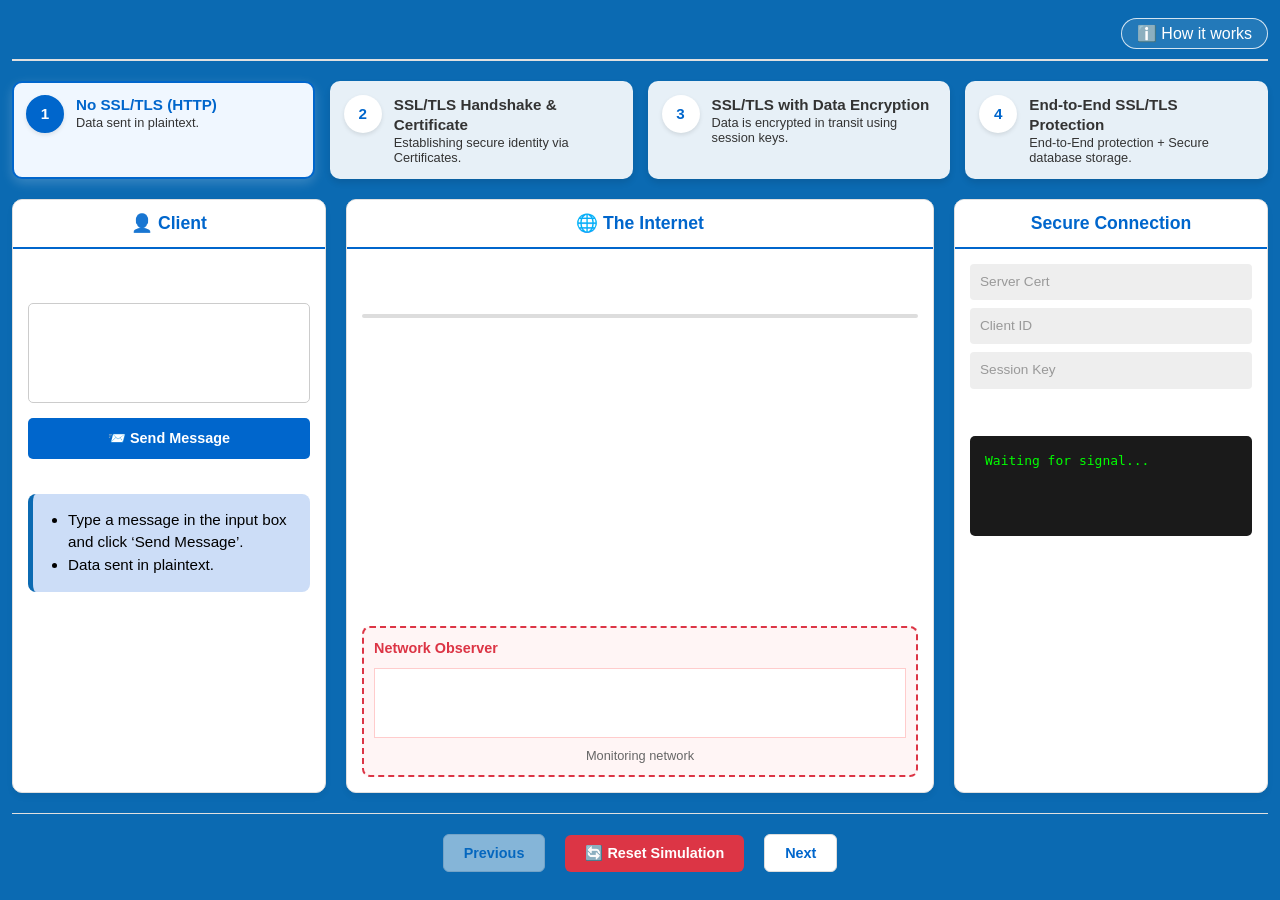
<file: simulation/index.html>
<!doctype html>
<html lang="en">
  <head>
    <meta charset="UTF-8" />
    <link rel="icon" type="image/svg+xml" href="/vite.svg" />
    <meta name="viewport" content="width=device-width, initial-scale=1.0" />
    <title>web</title>
    <script type="module" crossorigin src="js/index-Cacv9mTE.js"></script>
    <link rel="stylesheet" crossorigin href="css/index-BHRuZE4t.css" />
  </head>
  <body>
    <div id="root"></div>
  <script src="../assets/js/iframeResize.js"></script>
        
        </body>
</html>
</file>
<file: simulation/css/index-BHRuZE4t.css>
:root{font-family:system-ui,Avenir,Helvetica,Arial,sans-serif;line-height:1.5;font-weight:400;color-scheme:light dark;color:#ffffffde;background-color:#242424;font-synthesis:none;text-rendering:optimizeLegibility;-webkit-font-smoothing:antialiased;-moz-osx-font-smoothing:grayscale}a{font-weight:500;color:#646cff;text-decoration:inherit}a:hover{color:#535bf2}body{margin:0;display:flex;place-items:center;min-width:320px;min-height:100vh}h1{font-size:3.2em;line-height:1.1}button{border-radius:8px;border:1px solid transparent;padding:.6em 1.2em;font-size:1em;font-weight:500;font-family:inherit;background-color:#1a1a1a;cursor:pointer;transition:border-color .25s}button:hover{border-color:#646cff}button:focus,button:focus-visible{outline:4px auto -webkit-focus-ring-color}@media(prefers-color-scheme:light){:root{color:#213547;background-color:#fff}a:hover{color:#747bff}button{background-color:#f9f9f9}}:root{--primary: #0066cc;--success: #28a745;--danger: #dc3545;--bg: #c1cac7;--panel-bg: #ffffff;--border: #e0e0e0}*{box-sizing:border-box}body{margin:0;padding:0;font-family:-apple-system,BlinkMacSystemFont,Segoe UI,Roboto,sans-serif;background-color:#0b6ab2;color:#fff;height:100vh;display:flex;flex-direction:column}.app-container{display:flex;flex-direction:column;height:100vh;width:100vw;margin:0;padding:8px 12px;overflow:hidden}.top-bar{display:flex;justify-content:flex-end;align-items:center;padding:10px 0;border-bottom:2px solid var(--border)}.info-btn{background:#ffffff1a;border:1px solid rgba(255,255,255,.8);color:#fff;padding:5px 15px;border-radius:20px;cursor:pointer;transition:all .2s}.info-btn:hover{background:#fff3;border-color:#fff}.steps-nav{display:grid;grid-template-columns:repeat(4,1fr);gap:15px;margin:20px 0}.step-tab{background:var(--panel-bg);border:2px solid transparent;padding:10px;border-radius:8px;display:flex;gap:10px;cursor:pointer;transition:all .2s;box-shadow:0 2px 4px #0000000d}.step-tab:hover{border-color:#ddd;transform:translateY(-2px)}.step-tab{background:#ffffffe6;border:2px solid transparent;padding:12px;border-radius:10px;display:flex;gap:12px;cursor:pointer;transition:all .25s ease;box-shadow:0 4px 6px #0000001a}.step-tab.active{border-color:#fff;background:#fff;box-shadow:0 4px 12px #fff3}.step-tab.completed{border-color:#28a74580;background:#e8f5e9f2}.step-tab.completed .step-num{background:var(--success);color:#fff}.step-tab.completed strong{color:#1b5e20}.step-tab.completed small{color:#2e7d32}.step-num{width:38px;height:38px;border-radius:50%;background:#fff;color:var(--primary);font-weight:700;font-size:.95rem;display:flex;align-items:center;justify-content:center;flex-shrink:0;border:2px solid transparent;box-shadow:0 2px 4px #0000001a}.step-text{display:flex;flex-direction:column;font-size:.9rem}.step-text small{color:#777;font-size:.75rem;line-height:1.2}.step-text strong{font-size:.95rem;font-weight:600;line-height:1.3;color:#333}.step-text small{font-size:.8rem;color:#333}.step-tab.active{border-color:var(--primary);background:#f0f7ff}.step-tab.active .step-num{background:var(--primary);color:#fff;border-color:var(--primary)}.step-tab.active strong{color:var(--primary)}.simulation-stage{display:grid;grid-template-columns:25% 1fr 25%;gap:20px;flex:1;min-height:0;margin-bottom:20px}.panel{background:var(--panel-bg);border-radius:10px;box-shadow:0 4px 6px #0000000d;display:flex;flex-direction:column;overflow:hidden;border:1px solid var(--border);transition:all .3s}.middle-panel.expanded{flex:2}.panel-header{background:#fffffff2;padding:10px 15px;font-weight:700;border-bottom:2px solid var(--primary);text-align:center;color:var(--primary);font-size:1.1rem}.panel-body{padding:15px;flex:1;display:flex;flex-direction:column;gap:15px;overflow-y:auto}textarea{width:100%;height:100px;padding:10px;border:1px solid #ccc;border-radius:5px;resize:none;font-family:inherit;font-size:.9rem}.action-btn{background:var(--primary);color:#fff;border:none;padding:12px;border-radius:5px;cursor:pointer;font-weight:700;transition:background .2s;font-size:.9rem}.action-btn:hover{background:#0056b3}.action-btn:disabled{background:#ccc;cursor:not-allowed}.monitor-screen{background:#1a1a1a;color:#0f0;font-family:monospace;padding:15px;border-radius:5px;min-height:100px;word-break:break-all;overflow-y:auto}.blink{animation:blink 1s infinite}@keyframes blink{50%{opacity:0}}.check-item{padding:8px 10px;background:#eee;border-radius:4px;color:#999;margin-bottom:8px;transition:all .3s;font-size:.85rem;display:flex;align-items:center;gap:8px}.check-item.valid{background:#d4edda;color:#155724;border-left:4px solid var(--success)}.middle-body{justify-content:center;position:relative}.traffic-view{display:flex;flex-direction:column;height:100%;justify-content:space-between;align-items:center}.cable{width:100%;height:4px;background:#ddd;position:relative;margin-top:50px;border-radius:2px}.packet{position:absolute;top:-15px;left:0;display:flex;flex-direction:column;align-items:center;justify-content:center;animation:travel 2s linear forwards}.packet-icon{font-size:24px}.packet-text{font-size:10px;margin-top:2px;color:#333;font-weight:700;white-space:nowrap;overflow:hidden;text-overflow:ellipsis;max-width:80px}.packet.encrypted .packet-text{color:green}.packet.plaintext .packet-text{color:red}@keyframes travel{0%{left:0}to{left:95%}}.hacker-box{width:100%;border:2px dashed var(--danger);background:#fff5f5;border-radius:8px;padding:10px;margin-top:auto}.hacker-header{color:var(--danger);font-weight:700;margin-bottom:8px;font-size:.9rem;display:flex;align-items:center;gap:5px}.hacker-screen{background:#fff;border:1px solid #ffcccc;padding:12px;font-family:monospace;height:70px;overflow:auto;word-break:break-all;margin-bottom:8px;font-size:.85rem;line-height:1.4;display:flex;align-items:center;justify-content:center}.waiting-state{color:#999;font-style:italic;font-size:.9rem}.encrypted-text{color:var(--danger);opacity:.8}.hacker-box small{display:block;text-align:center;color:#666;font-size:.8rem}.handshake-board{display:flex;flex-direction:column;height:100%;width:100%}.handshake-header{text-align:center;margin-bottom:15px}.handshake-header h4{margin:0 0 8px;color:#333}.handshake-status-bar{background:#e3f2fd;color:#0d47a1;padding:4px 8px;border-radius:4px;font-size:.85rem;font-weight:500}.handshake-timeline{display:flex;flex-direction:column;gap:15px;flex:1;padding:10px;overflow-y:auto;max-height:300px;min-height:150px;flex-shrink:0}.timeline-step{display:flex;align-items:center;gap:10px;opacity:.5;transition:all .3s ease;background:#f8f9fa;padding:6px;border-radius:8px;border:1px solid #eee}.timeline-step.active{opacity:1;background:#fff;box-shadow:0 4px 6px #0000000d;border-color:#ddd}.timeline-step.from-server{flex-direction:row-reverse}.sender-icon,.receiver-icon{width:32px;height:32px;border-radius:50%;border:2px solid;display:flex;align-items:center;justify-content:center;font-size:1.2rem;background:#fff;flex-shrink:0;transition:all .3s}.arrow-track{flex:1;position:relative;height:32px;display:flex;align-items:center}.track-line{position:absolute;left:0;right:0;height:2px;background:#ddd;top:50%;transform:translateY(-50%)}.moving-message-arrow{position:absolute;top:50%;transform:translateY(-50%);font-size:1.5rem;background:#fff;padding:2px;border-radius:50%;z-index:2}.going-right{animation:slideRight 2s infinite}.going-left{animation:slideLeft 2s infinite}@keyframes slideRight{0%{left:0;opacity:0}20%{opacity:1}80%{opacity:1}to{left:calc(100% - 30px);opacity:0}}@keyframes slideLeft{0%{right:0;opacity:0}20%{opacity:1}80%{opacity:1}to{right:calc(100% - 30px);opacity:0}}.message-box{flex:2;background:#fff;padding:6px 10px;border-radius:6px;border:1px solid #ddd;border-left-width:4px;text-align:left;font-size:.85rem}.timeline-step.from-server .message-box{text-align:right;border-left-width:1px;border-right-width:4px}.message-box strong{display:block;margin-bottom:5px;color:#333}.message-box p{margin:0;color:#666;line-height:1.4}.moving-arrow{position:absolute;font-size:22px;font-weight:700;animation:pulse .5s infinite;top:-30px}@keyframes pulse{0%{opacity:1}50%{opacity:.5}to{opacity:1}}.handshake-controls-row{margin-top:8px;display:flex;align-items:center;justify-content:space-between;background:#f5f5f5;padding:8px;border-radius:8px;border:1px solid #e0e0e0}.hs-desc{font-size:.85rem;font-weight:500;color:#555;text-align:center;flex:1;padding:0 10px}button.primary{background:var(--primary);color:#fff;border:none;padding:8px 16px;border-radius:4px;cursor:pointer;font-weight:700;transition:background .2s}button.primary:hover{background:#0056b3}.encryption-process{display:flex;flex-direction:column;height:100%;width:100%}.encryption-header{text-align:center;margin-bottom:15px}.encryption-header h4{margin:0 0 8px;color:#333}.encryption-status-bar{background:#e8f5e9;color:#2e7d32;padding:4px 8px;border-radius:4px;font-size:.85rem;font-weight:500}.encryption-steps{flex:1;display:flex;flex-direction:column;gap:10px;margin-bottom:15px;overflow-y:auto;min-height:200px;flex-shrink:0}.encryption-step{display:flex;align-items:center;gap:12px;padding:8px;border-radius:8px;background:#f5f5f5;border:1px solid #e0e0e0;transition:all .3s;opacity:.6}.encryption-step.active{opacity:1;background:#fff;border-color:#4caf50;box-shadow:0 2px 8px #4caf501a}.step-visual{width:42px;height:42px;border-radius:50%;display:flex;align-items:center;justify-content:center;font-size:20px;color:#fff;flex-shrink:0}.step-content{flex:1;min-width:0}.step-title{font-weight:700;margin-bottom:4px;color:#333;font-size:.9rem}.step-description{font-size:.8rem;color:#666;line-height:1.4}.step-number{background:#e0e0e0;color:#666;width:26px;height:26px;border-radius:50%;display:flex;align-items:center;justify-content:center;font-size:.8rem;font-weight:700;flex-shrink:0}.encryption-step.active .step-number{background:#4caf50;color:#fff}.encryption-demo{background:#f8f9fa;border-radius:8px;padding:8px;margin-bottom:15px;border:1px solid #e0e0e0;flex-shrink:0}.demo-section{margin-bottom:8px}.demo-section:last-child{margin-bottom:0}.demo-label{font-weight:700;font-size:.9rem;margin-bottom:6px;color:#555}.demo-box{background:#fff;border:1px solid #ddd;border-radius:6px;padding:8px;font-family:monospace;min-height:35px;display:flex;align-items:center;font-size:.85rem;word-break:break-all}.demo-box.encrypted{color:#ff5722;border-left:4px solid #ff5722;background:#fff5f5}.demo-box.decrypted{color:#2e7d32;border-left:4px solid #4caf50;background:#f1f8e9}.encryption-controls{display:flex;align-items:center;justify-content:space-between;background:#f0f7ff;padding:12px;border-radius:8px;border:1px solid #e0e0e0;margin-top:15px}.protection-process{display:flex;flex-direction:column;height:100%;width:100%}.protection-header{text-align:center;margin-bottom:15px}.protection-header h4{margin:0 0 8px;color:#333}.protection-status-bar{background:#e8f5e9;color:#2e7d32;padding:6px 10px;border-radius:4px;font-size:.85rem;font-weight:500}.protection-visualization{flex:1;display:flex;flex-direction:column;gap:20px;overflow:hidden}.protection-steps{display:flex;flex-direction:column;gap:8px;max-height:400px;overflow-y:auto;padding:12px;background:#f5f5f5;border-radius:8px;border:1px solid #e0e0e0}.protection-step{display:flex;align-items:center;gap:10px;padding:10px;border-radius:6px;background:#fff;border:1px solid #e0e0e0;transition:all .3s;opacity:.6}.protection-step.active{opacity:1;background:#fff;border-color:#4caf50;box-shadow:0 2px 6px #00000014}.protection-step .step-visual{width:34px;height:34px;font-size:16px;flex-shrink:0}.protection-step .step-content{flex:1;min-width:0}.protection-step .step-title{font-weight:700;font-size:.85rem;margin-bottom:3px;color:#333}.protection-step .step-description{font-size:.75rem;color:#666;line-height:1.3}.protection-step .step-number{background:#e0e0e0;color:#666;width:22px;height:22px;border-radius:50%;display:flex;align-items:center;justify-content:center;font-size:.7rem;font-weight:700;flex-shrink:0}.protection-step.active .step-number{background:#4caf50;color:#fff}.protection-controls{display:flex;align-items:center;justify-content:space-between;background:#f0f7ff;padding:12px;border-radius:8px;border:1px solid #e0e0e0;margin-top:10px}.protection-tip{font-size:.85rem;color:#666;text-align:center;flex:1;padding:0 10px;font-weight:500}.footer-controls{display:flex;justify-content:center;align-items:center;gap:20px;padding:20px 0;border-top:1px solid var(--border)}.footer-controls button{padding:10px 20px;cursor:pointer;font-size:.9rem;border:1px solid #ddd;border-radius:6px;background:#fff;color:var(--primary);font-weight:700;transition:all .2s}.footer-controls button:hover:not(:disabled){background:#f5f5f5;border-color:#ccc}.footer-controls button:disabled{opacity:.5;cursor:not-allowed}.reset-btn{background:var(--danger)!important;color:#fff!important;border:none!important;font-weight:700}.reset-btn:hover{background:#c82333!important}.info-modal-overlay{position:fixed;top:0;left:0;width:100%;height:100%;background:#00000080;display:flex;justify-content:center;align-items:center;z-index:999;-webkit-backdrop-filter:blur(2px);backdrop-filter:blur(2px)}.info-modal{background:#fff;border-radius:14px;max-width:720px;width:95%;max-height:90vh;overflow-y:auto;box-shadow:0 12px 40px #00000040}.info-modal-header{padding:18px 24px;border-bottom:2px solid #e0e0e0;background:#f8f9fa}.info-modal-header h2{font-size:1.4rem;font-weight:700;color:#036}.info-modal-header h2{margin:0;color:#333;font-size:1.5rem}.close-button{background:none;border:none;font-size:28px;cursor:pointer;color:#666;width:36px;height:36px;display:flex;align-items:center;justify-content:center;border-radius:50%;transition:background .2s}.close-button:hover{background:#f5f5f5}.info-modal-content{padding:20px}.info-section{margin-bottom:25px}.info-section h3{color:var(--primary);margin-top:0;margin-bottom:12px;font-size:1.2rem}.info-section p{color:#666;line-height:1.6;margin:0}.process-number{background:var(--primary);color:#fff;width:32px;height:32px;border-radius:50%;display:flex;align-items:center;justify-content:center;font-weight:700;flex-shrink:0;font-size:.9rem}.process-content h4{margin:0 0 5px;color:#333;font-size:1rem}.process-content p{margin:0;color:#666;font-size:.9rem;line-height:1.5}.demo-levels{display:grid;grid-template-columns:repeat(auto-fit,minmax(180px,1fr));gap:15px}.level h4{margin-top:0;color:#333;font-size:.95rem;margin-bottom:8px}.level ul{margin:0;padding-left:18px;font-size:.85rem;color:#666}.level li{margin-bottom:4px;line-height:1.4}.info-section{margin-bottom:28px;padding:16px;background:#fafafa;border-left:4px solid var(--primary);border-radius:6px}.info-section h3{margin-top:0;font-size:1.15rem;color:#036}.info-section p{font-size:.95rem;line-height:1.7;color:#444}@media(max-width:900px){.simulation-stage{grid-template-columns:1fr;grid-template-rows:auto auto auto}.steps-nav{grid-template-columns:repeat(2,1fr)}.handshake-grid{flex-direction:column;min-height:auto}.handshake-column.center{flex-direction:row;justify-content:center;gap:20px;height:50px}.connector-line{width:100%;height:2px;top:auto;bottom:auto}.hs-dot{margin:0}.demo-levels{grid-template-columns:1fr}}@media(max-width:480px){.steps-nav{grid-template-columns:1fr}.info-modal{width:95%;margin:10px}.footer-controls{flex-direction:column;gap:10px}}
</file>
<file: experiment/simulation/css/index-BHRuZE4t.css>
:root{font-family:system-ui,Avenir,Helvetica,Arial,sans-serif;line-height:1.5;font-weight:400;color-scheme:light dark;color:#ffffffde;background-color:#242424;font-synthesis:none;text-rendering:optimizeLegibility;-webkit-font-smoothing:antialiased;-moz-osx-font-smoothing:grayscale}a{font-weight:500;color:#646cff;text-decoration:inherit}a:hover{color:#535bf2}body{margin:0;display:flex;place-items:center;min-width:320px;min-height:100vh}h1{font-size:3.2em;line-height:1.1}button{border-radius:8px;border:1px solid transparent;padding:.6em 1.2em;font-size:1em;font-weight:500;font-family:inherit;background-color:#1a1a1a;cursor:pointer;transition:border-color .25s}button:hover{border-color:#646cff}button:focus,button:focus-visible{outline:4px auto -webkit-focus-ring-color}@media(prefers-color-scheme:light){:root{color:#213547;background-color:#fff}a:hover{color:#747bff}button{background-color:#f9f9f9}}:root{--primary: #0066cc;--success: #28a745;--danger: #dc3545;--bg: #c1cac7;--panel-bg: #ffffff;--border: #e0e0e0}*{box-sizing:border-box}body{margin:0;padding:0;font-family:-apple-system,BlinkMacSystemFont,Segoe UI,Roboto,sans-serif;background-color:#0b6ab2;color:#fff;height:100vh;display:flex;flex-direction:column}.app-container{display:flex;flex-direction:column;height:100vh;width:100vw;margin:0;padding:8px 12px;overflow:hidden}.top-bar{display:flex;justify-content:flex-end;align-items:center;padding:10px 0;border-bottom:2px solid var(--border)}.info-btn{background:#ffffff1a;border:1px solid rgba(255,255,255,.8);color:#fff;padding:5px 15px;border-radius:20px;cursor:pointer;transition:all .2s}.info-btn:hover{background:#fff3;border-color:#fff}.steps-nav{display:grid;grid-template-columns:repeat(4,1fr);gap:15px;margin:20px 0}.step-tab{background:var(--panel-bg);border:2px solid transparent;padding:10px;border-radius:8px;display:flex;gap:10px;cursor:pointer;transition:all .2s;box-shadow:0 2px 4px #0000000d}.step-tab:hover{border-color:#ddd;transform:translateY(-2px)}.step-tab{background:#ffffffe6;border:2px solid transparent;padding:12px;border-radius:10px;display:flex;gap:12px;cursor:pointer;transition:all .25s ease;box-shadow:0 4px 6px #0000001a}.step-tab.active{border-color:#fff;background:#fff;box-shadow:0 4px 12px #fff3}.step-tab.completed{border-color:#28a74580;background:#e8f5e9f2}.step-tab.completed .step-num{background:var(--success);color:#fff}.step-tab.completed strong{color:#1b5e20}.step-tab.completed small{color:#2e7d32}.step-num{width:38px;height:38px;border-radius:50%;background:#fff;color:var(--primary);font-weight:700;font-size:.95rem;display:flex;align-items:center;justify-content:center;flex-shrink:0;border:2px solid transparent;box-shadow:0 2px 4px #0000001a}.step-text{display:flex;flex-direction:column;font-size:.9rem}.step-text small{color:#777;font-size:.75rem;line-height:1.2}.step-text strong{font-size:.95rem;font-weight:600;line-height:1.3;color:#333}.step-text small{font-size:.8rem;color:#333}.step-tab.active{border-color:var(--primary);background:#f0f7ff}.step-tab.active .step-num{background:var(--primary);color:#fff;border-color:var(--primary)}.step-tab.active strong{color:var(--primary)}.simulation-stage{display:grid;grid-template-columns:25% 1fr 25%;gap:20px;flex:1;min-height:0;margin-bottom:20px}.panel{background:var(--panel-bg);border-radius:10px;box-shadow:0 4px 6px #0000000d;display:flex;flex-direction:column;overflow:hidden;border:1px solid var(--border);transition:all .3s}.middle-panel.expanded{flex:2}.panel-header{background:#fffffff2;padding:10px 15px;font-weight:700;border-bottom:2px solid var(--primary);text-align:center;color:var(--primary);font-size:1.1rem}.panel-body{padding:15px;flex:1;display:flex;flex-direction:column;gap:15px;overflow-y:auto}textarea{width:100%;height:100px;padding:10px;border:1px solid #ccc;border-radius:5px;resize:none;font-family:inherit;font-size:.9rem}.action-btn{background:var(--primary);color:#fff;border:none;padding:12px;border-radius:5px;cursor:pointer;font-weight:700;transition:background .2s;font-size:.9rem}.action-btn:hover{background:#0056b3}.action-btn:disabled{background:#ccc;cursor:not-allowed}.monitor-screen{background:#1a1a1a;color:#0f0;font-family:monospace;padding:15px;border-radius:5px;min-height:100px;word-break:break-all;overflow-y:auto}.blink{animation:blink 1s infinite}@keyframes blink{50%{opacity:0}}.check-item{padding:8px 10px;background:#eee;border-radius:4px;color:#999;margin-bottom:8px;transition:all .3s;font-size:.85rem;display:flex;align-items:center;gap:8px}.check-item.valid{background:#d4edda;color:#155724;border-left:4px solid var(--success)}.middle-body{justify-content:center;position:relative}.traffic-view{display:flex;flex-direction:column;height:100%;justify-content:space-between;align-items:center}.cable{width:100%;height:4px;background:#ddd;position:relative;margin-top:50px;border-radius:2px}.packet{position:absolute;top:-15px;left:0;display:flex;flex-direction:column;align-items:center;justify-content:center;animation:travel 2s linear forwards}.packet-icon{font-size:24px}.packet-text{font-size:10px;margin-top:2px;color:#333;font-weight:700;white-space:nowrap;overflow:hidden;text-overflow:ellipsis;max-width:80px}.packet.encrypted .packet-text{color:green}.packet.plaintext .packet-text{color:red}@keyframes travel{0%{left:0}to{left:95%}}.hacker-box{width:100%;border:2px dashed var(--danger);background:#fff5f5;border-radius:8px;padding:10px;margin-top:auto}.hacker-header{color:var(--danger);font-weight:700;margin-bottom:8px;font-size:.9rem;display:flex;align-items:center;gap:5px}.hacker-screen{background:#fff;border:1px solid #ffcccc;padding:12px;font-family:monospace;height:70px;overflow:auto;word-break:break-all;margin-bottom:8px;font-size:.85rem;line-height:1.4;display:flex;align-items:center;justify-content:center}.waiting-state{color:#999;font-style:italic;font-size:.9rem}.encrypted-text{color:var(--danger);opacity:.8}.hacker-box small{display:block;text-align:center;color:#666;font-size:.8rem}.handshake-board{display:flex;flex-direction:column;height:100%;width:100%}.handshake-header{text-align:center;margin-bottom:15px}.handshake-header h4{margin:0 0 8px;color:#333}.handshake-status-bar{background:#e3f2fd;color:#0d47a1;padding:4px 8px;border-radius:4px;font-size:.85rem;font-weight:500}.handshake-timeline{display:flex;flex-direction:column;gap:15px;flex:1;padding:10px;overflow-y:auto;max-height:300px;min-height:150px;flex-shrink:0}.timeline-step{display:flex;align-items:center;gap:10px;opacity:.5;transition:all .3s ease;background:#f8f9fa;padding:6px;border-radius:8px;border:1px solid #eee}.timeline-step.active{opacity:1;background:#fff;box-shadow:0 4px 6px #0000000d;border-color:#ddd}.timeline-step.from-server{flex-direction:row-reverse}.sender-icon,.receiver-icon{width:32px;height:32px;border-radius:50%;border:2px solid;display:flex;align-items:center;justify-content:center;font-size:1.2rem;background:#fff;flex-shrink:0;transition:all .3s}.arrow-track{flex:1;position:relative;height:32px;display:flex;align-items:center}.track-line{position:absolute;left:0;right:0;height:2px;background:#ddd;top:50%;transform:translateY(-50%)}.moving-message-arrow{position:absolute;top:50%;transform:translateY(-50%);font-size:1.5rem;background:#fff;padding:2px;border-radius:50%;z-index:2}.going-right{animation:slideRight 2s infinite}.going-left{animation:slideLeft 2s infinite}@keyframes slideRight{0%{left:0;opacity:0}20%{opacity:1}80%{opacity:1}to{left:calc(100% - 30px);opacity:0}}@keyframes slideLeft{0%{right:0;opacity:0}20%{opacity:1}80%{opacity:1}to{right:calc(100% - 30px);opacity:0}}.message-box{flex:2;background:#fff;padding:6px 10px;border-radius:6px;border:1px solid #ddd;border-left-width:4px;text-align:left;font-size:.85rem}.timeline-step.from-server .message-box{text-align:right;border-left-width:1px;border-right-width:4px}.message-box strong{display:block;margin-bottom:5px;color:#333}.message-box p{margin:0;color:#666;line-height:1.4}.moving-arrow{position:absolute;font-size:22px;font-weight:700;animation:pulse .5s infinite;top:-30px}@keyframes pulse{0%{opacity:1}50%{opacity:.5}to{opacity:1}}.handshake-controls-row{margin-top:8px;display:flex;align-items:center;justify-content:space-between;background:#f5f5f5;padding:8px;border-radius:8px;border:1px solid #e0e0e0}.hs-desc{font-size:.85rem;font-weight:500;color:#555;text-align:center;flex:1;padding:0 10px}button.primary{background:var(--primary);color:#fff;border:none;padding:8px 16px;border-radius:4px;cursor:pointer;font-weight:700;transition:background .2s}button.primary:hover{background:#0056b3}.encryption-process{display:flex;flex-direction:column;height:100%;width:100%}.encryption-header{text-align:center;margin-bottom:15px}.encryption-header h4{margin:0 0 8px;color:#333}.encryption-status-bar{background:#e8f5e9;color:#2e7d32;padding:4px 8px;border-radius:4px;font-size:.85rem;font-weight:500}.encryption-steps{flex:1;display:flex;flex-direction:column;gap:10px;margin-bottom:15px;overflow-y:auto;min-height:200px;flex-shrink:0}.encryption-step{display:flex;align-items:center;gap:12px;padding:8px;border-radius:8px;background:#f5f5f5;border:1px solid #e0e0e0;transition:all .3s;opacity:.6}.encryption-step.active{opacity:1;background:#fff;border-color:#4caf50;box-shadow:0 2px 8px #4caf501a}.step-visual{width:42px;height:42px;border-radius:50%;display:flex;align-items:center;justify-content:center;font-size:20px;color:#fff;flex-shrink:0}.step-content{flex:1;min-width:0}.step-title{font-weight:700;margin-bottom:4px;color:#333;font-size:.9rem}.step-description{font-size:.8rem;color:#666;line-height:1.4}.step-number{background:#e0e0e0;color:#666;width:26px;height:26px;border-radius:50%;display:flex;align-items:center;justify-content:center;font-size:.8rem;font-weight:700;flex-shrink:0}.encryption-step.active .step-number{background:#4caf50;color:#fff}.encryption-demo{background:#f8f9fa;border-radius:8px;padding:8px;margin-bottom:15px;border:1px solid #e0e0e0;flex-shrink:0}.demo-section{margin-bottom:8px}.demo-section:last-child{margin-bottom:0}.demo-label{font-weight:700;font-size:.9rem;margin-bottom:6px;color:#555}.demo-box{background:#fff;border:1px solid #ddd;border-radius:6px;padding:8px;font-family:monospace;min-height:35px;display:flex;align-items:center;font-size:.85rem;word-break:break-all}.demo-box.encrypted{color:#ff5722;border-left:4px solid #ff5722;background:#fff5f5}.demo-box.decrypted{color:#2e7d32;border-left:4px solid #4caf50;background:#f1f8e9}.encryption-controls{display:flex;align-items:center;justify-content:space-between;background:#f0f7ff;padding:12px;border-radius:8px;border:1px solid #e0e0e0;margin-top:15px}.protection-process{display:flex;flex-direction:column;height:100%;width:100%}.protection-header{text-align:center;margin-bottom:15px}.protection-header h4{margin:0 0 8px;color:#333}.protection-status-bar{background:#e8f5e9;color:#2e7d32;padding:6px 10px;border-radius:4px;font-size:.85rem;font-weight:500}.protection-visualization{flex:1;display:flex;flex-direction:column;gap:20px;overflow:hidden}.protection-steps{display:flex;flex-direction:column;gap:8px;max-height:400px;overflow-y:auto;padding:12px;background:#f5f5f5;border-radius:8px;border:1px solid #e0e0e0}.protection-step{display:flex;align-items:center;gap:10px;padding:10px;border-radius:6px;background:#fff;border:1px solid #e0e0e0;transition:all .3s;opacity:.6}.protection-step.active{opacity:1;background:#fff;border-color:#4caf50;box-shadow:0 2px 6px #00000014}.protection-step .step-visual{width:34px;height:34px;font-size:16px;flex-shrink:0}.protection-step .step-content{flex:1;min-width:0}.protection-step .step-title{font-weight:700;font-size:.85rem;margin-bottom:3px;color:#333}.protection-step .step-description{font-size:.75rem;color:#666;line-height:1.3}.protection-step .step-number{background:#e0e0e0;color:#666;width:22px;height:22px;border-radius:50%;display:flex;align-items:center;justify-content:center;font-size:.7rem;font-weight:700;flex-shrink:0}.protection-step.active .step-number{background:#4caf50;color:#fff}.protection-controls{display:flex;align-items:center;justify-content:space-between;background:#f0f7ff;padding:12px;border-radius:8px;border:1px solid #e0e0e0;margin-top:10px}.protection-tip{font-size:.85rem;color:#666;text-align:center;flex:1;padding:0 10px;font-weight:500}.footer-controls{display:flex;justify-content:center;align-items:center;gap:20px;padding:20px 0;border-top:1px solid var(--border)}.footer-controls button{padding:10px 20px;cursor:pointer;font-size:.9rem;border:1px solid #ddd;border-radius:6px;background:#fff;color:var(--primary);font-weight:700;transition:all .2s}.footer-controls button:hover:not(:disabled){background:#f5f5f5;border-color:#ccc}.footer-controls button:disabled{opacity:.5;cursor:not-allowed}.reset-btn{background:var(--danger)!important;color:#fff!important;border:none!important;font-weight:700}.reset-btn:hover{background:#c82333!important}.info-modal-overlay{position:fixed;top:0;left:0;width:100%;height:100%;background:#00000080;display:flex;justify-content:center;align-items:center;z-index:999;-webkit-backdrop-filter:blur(2px);backdrop-filter:blur(2px)}.info-modal{background:#fff;border-radius:14px;max-width:720px;width:95%;max-height:90vh;overflow-y:auto;box-shadow:0 12px 40px #00000040}.info-modal-header{padding:18px 24px;border-bottom:2px solid #e0e0e0;background:#f8f9fa}.info-modal-header h2{font-size:1.4rem;font-weight:700;color:#036}.info-modal-header h2{margin:0;color:#333;font-size:1.5rem}.close-button{background:none;border:none;font-size:28px;cursor:pointer;color:#666;width:36px;height:36px;display:flex;align-items:center;justify-content:center;border-radius:50%;transition:background .2s}.close-button:hover{background:#f5f5f5}.info-modal-content{padding:20px}.info-section{margin-bottom:25px}.info-section h3{color:var(--primary);margin-top:0;margin-bottom:12px;font-size:1.2rem}.info-section p{color:#666;line-height:1.6;margin:0}.process-number{background:var(--primary);color:#fff;width:32px;height:32px;border-radius:50%;display:flex;align-items:center;justify-content:center;font-weight:700;flex-shrink:0;font-size:.9rem}.process-content h4{margin:0 0 5px;color:#333;font-size:1rem}.process-content p{margin:0;color:#666;font-size:.9rem;line-height:1.5}.demo-levels{display:grid;grid-template-columns:repeat(auto-fit,minmax(180px,1fr));gap:15px}.level h4{margin-top:0;color:#333;font-size:.95rem;margin-bottom:8px}.level ul{margin:0;padding-left:18px;font-size:.85rem;color:#666}.level li{margin-bottom:4px;line-height:1.4}.info-section{margin-bottom:28px;padding:16px;background:#fafafa;border-left:4px solid var(--primary);border-radius:6px}.info-section h3{margin-top:0;font-size:1.15rem;color:#036}.info-section p{font-size:.95rem;line-height:1.7;color:#444}@media(max-width:900px){.simulation-stage{grid-template-columns:1fr;grid-template-rows:auto auto auto}.steps-nav{grid-template-columns:repeat(2,1fr)}.handshake-grid{flex-direction:column;min-height:auto}.handshake-column.center{flex-direction:row;justify-content:center;gap:20px;height:50px}.connector-line{width:100%;height:2px;top:auto;bottom:auto}.hs-dot{margin:0}.demo-levels{grid-template-columns:1fr}}@media(max-width:480px){.steps-nav{grid-template-columns:1fr}.info-modal{width:95%;margin:10px}.footer-controls{flex-direction:column;gap:10px}}
</file>
